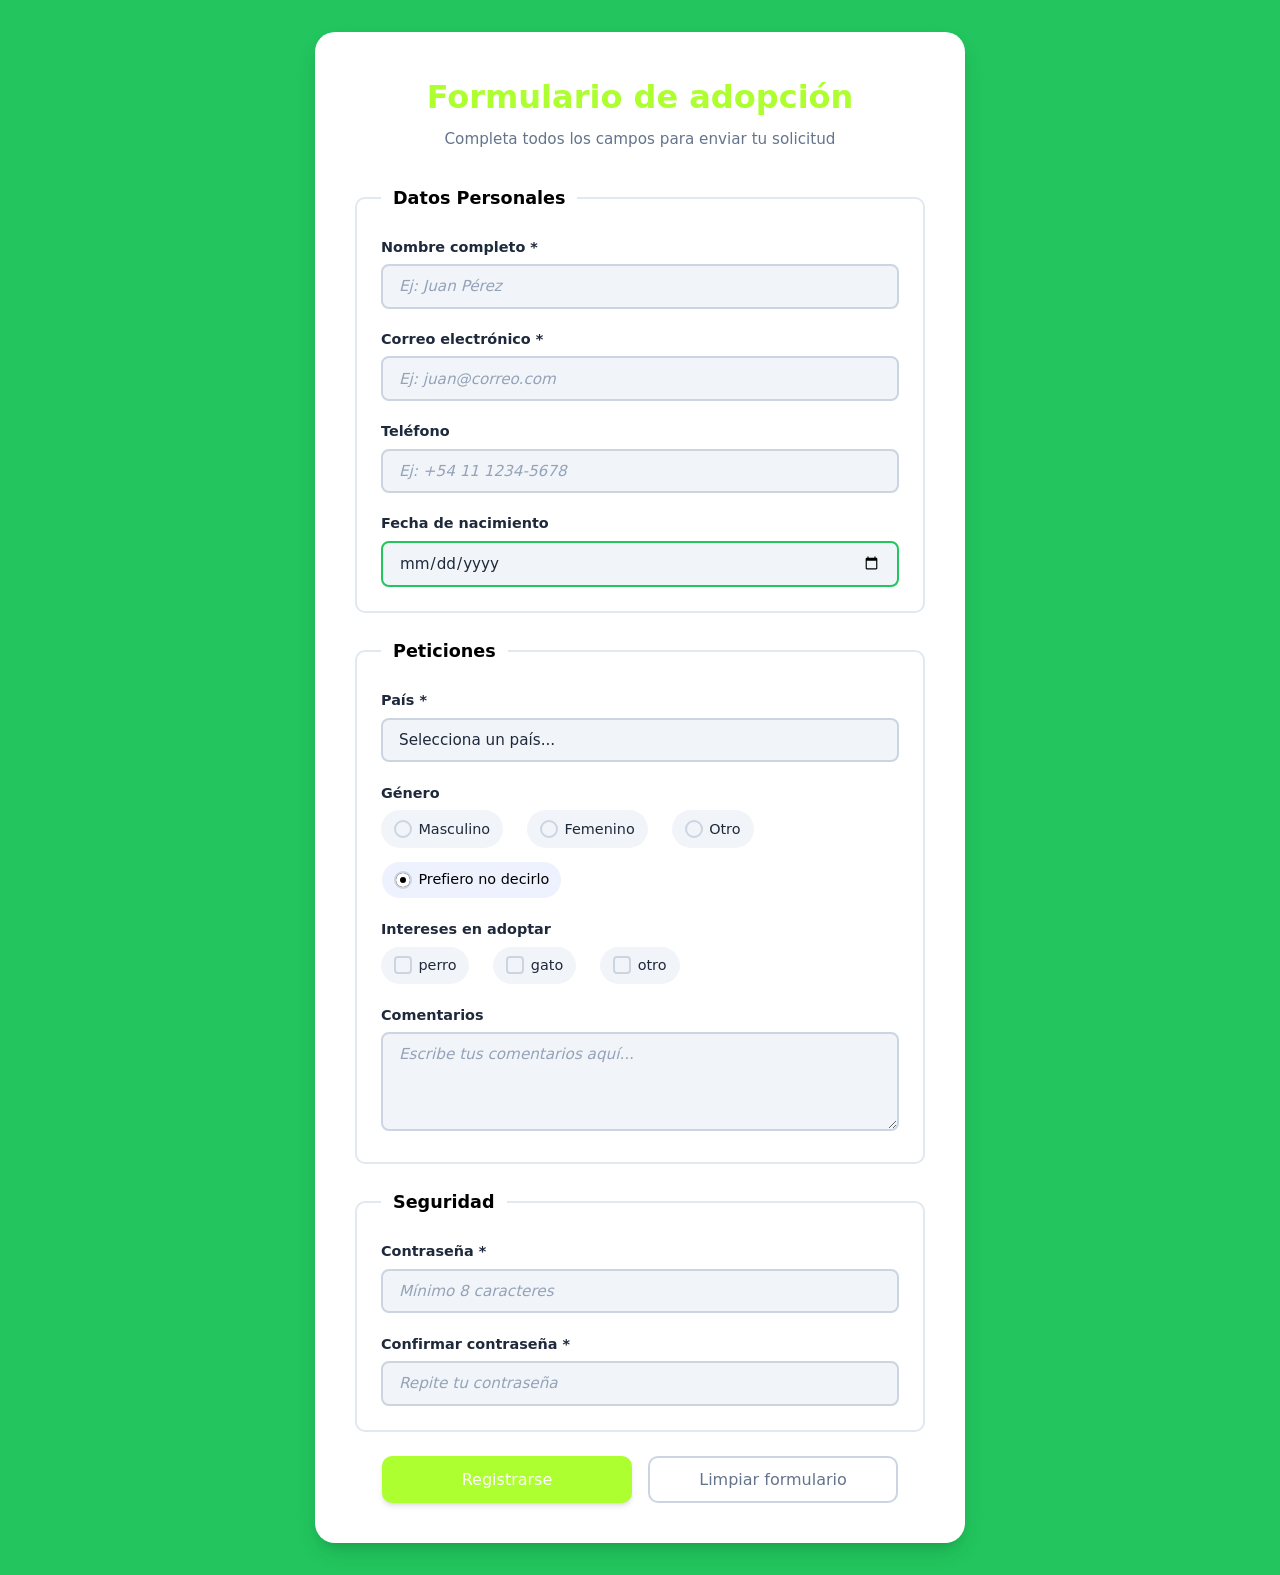
<file: pagina1.html>
<!DOCTYPE html>
<html lang="es">
<head>
    <meta charset="UTF-8">
    <meta name="viewport" content="width=device-width, initial-scale=1.0">
    <title>Formulario de Adopción</title>
    <link rel="stylesheet" href="styles.css">
</head>
<body>
    <div>
        <h1>Formulario de adopción</h1>
        <p>Completa todos los campos para enviar tu solicitud</p>

        <form action="#" method="POST" id="registroForm">
        
            <fieldset>
                <legend>Datos Personales</legend>

                <div>
                    <label for="nombre">Nombre completo *</label>
                    <input type="text" id="nombre" name="nombre" placeholder="Ej: Juan Pérez" required>
                </div>

                <div>
                    <label for="email">Correo electrónico *</label>
                    <input type="email" id="email" name="email" placeholder="Ej: juan@correo.com" required>
                </div>

                <div>
                    <label for="telefono">Teléfono</label>
                    <input type="tel" id="telefono" name="telefono" placeholder="Ej: +54 11 1234-5678">
                </div>

                <div>
                    <label for="fechaNacimiento">Fecha de nacimiento</label>
                    <input type="date" id="fechaNacimiento" name="fechaNacimiento">
                </div>
            </fieldset>

            
            <fieldset>
                <legend>Peticiones</legend>

                <div>
                    <label for="pais">País *</label>
                    <select id="pais" name="pais" required>
                        <option value="">Selecciona un país...</option>
                        <option value="AR">Argentina</option>
                        <option value="BO">Bolivia</option>
                        <option value="BR">Brasil</option>
                        <option value="CL">Chile</option>
                        <option value="CO">Colombia</option>
                        <option value="EC">Ecuador</option>
                        <option value="ES">España</option>
                        <option value="MX">México</option>
                        <option value="PE">Perú</option>
                        <option value="UY">Uruguay</option>
                        <option value="VE">Venezuela</option>
                        <option value="OTRO">Otro</option>
                    </select>
                </div>

                <div>
                    <label>Género</label>
                    <div>
                        <label>
                            <input type="radio" name="genero" value="masculino">
                            Masculino
                        </label>
                        <label>
                            <input type="radio" name="genero" value="femenino">
                            Femenino
                        </label>
                        <label>
                            <input type="radio" name="genero" value="otro">
                            Otro
                        </label>
                        <label>
                            <input type="radio" name="genero" value="noDeclarar" checked>
                            Prefiero no decirlo
                        </label>
                    </div>
                </div>

                <div>
                    <label>Intereses en adoptar</label>
                    <div>
                        <label>
                            <input type="checkbox" name="intereses" value="deportes">
                            perro
                        </label>
                        <label>
                            <input type="checkbox" name="intereses" value="musica">
                            gato
                        </label>
                        <label>
                            <input type="checkbox" name="intereses" value="tecnologia">
                            otro
                        </label>
                    </div>
                </div>

                <div>
                    <label for="comentarios">Comentarios</label>
                    <textarea id="comentarios" name="comentarios" rows="4" placeholder="Escribe tus comentarios aquí..."></textarea>
                </div>
            </fieldset>

            
            <fieldset>
                <legend>Seguridad</legend>

                <div>
                    <label for="password">Contraseña *</label>
                    <input type="password" id="password" name="password" placeholder="Mínimo 8 caracteres" minlength="8" required>
                </div>

                <div>
                    <label for="confirmPassword">Confirmar contraseña *</label>
                    <input type="password" id="confirmPassword" name="confirmPassword" placeholder="Repite tu contraseña" minlength="8" required>
                </div>
            </fieldset>

    
            <div>
                <button type="submit">Registrarse</button>
                <button type="reset">Limpiar formulario</button>
            </div>
    
    </div>
</body>
</html>
</file>
<file: styles.css>
*,
*::before,
*::after {
    box-sizing: border-box; 
    margin: 0;
    padding: 0;
}



a{
    background-color: #71eca1;
    text-decoration: none;
    color: #0c4904;
    display: flex;
    justify-content: center;
    border-radius: 10px;
}
body {
    font-family: 'Segoe UI', system-ui, -apple-system, sans-serif;
    background-color: #22c55e;
    min-height: 100vh;         
    display: flex;           
    justify-content: center;   
    align-items: center;       
    padding: 2rem;             
    line-height: 1.6;       
    color: #1e293b;            
}


body > div {
    background: #ffffff;              
    border-radius: 20px;                
    box-shadow: 0 10px 25px -5px rgba(0, 0, 0, 0.15),
                0 8px 10px -6px rgba(0, 0, 0, 0.1);
    padding: 2.5rem;                  
    width: 100%;                       
    max-width: 650px;          
}


h1 {
    font-size: 2rem;        
    font-weight: 700;        
    color: greenyellow;        
    margin-bottom: 0.25rem;  
    text-align: center;      
}


h1 + p {
    text-align: center;
    color: #64748b;        
    margin-bottom: 2rem;    
    font-size: 0.95rem;
}


form {
    display: flex;
    flex-direction: column;   
    gap: 1.5rem;            
}


fieldset {
    border: 2px solid #e2e8f0;         
    border-radius: 10px;               
    padding: 1.5rem;                    
}





legend {
    font-weight: 700;
    font-size: 1.1rem;      
    color: black;       
    padding: 0 0.75rem;       
    display: flex;
    align-items: center;      
    gap: 0.5rem;     
}        



fieldset > div {
    margin-bottom: 1.2rem;    
}


fieldset > div:last-child {
    margin-bottom: 0;
}

label {
    display: block;           
    font-weight: 600;       
    font-size: 0.9rem;      
    color: #1e293b;          
    margin-bottom: 0.35rem;  
    cursor: pointer; 
}


input[type="text"],
input[type="email"],
input[type="tel"],
input[type="date"],
input[type="password"],
select,
textarea {
    width: 100%;
    padding: 0.7rem 1rem;             
    border: 2px solid #cbd5e1;     
    border-radius: 8px;              
    font-size: 0.95rem;
    font-family: inherit;            
    color: #1e293b;
    background: #f1f5f9;            
    outline: none;                
}

input[type="text"]:focus,
input[type="email"]:focus,
input[type="tel"]:focus,
input[type="date"]:focus,
input[type="password"]:focus,
select:focus,
textarea:focus {
    border-color: rgb(0, 0, 0);             
    box-shadow: 0 0 0 3px rgba(79, 70, 229, 0.15); 
    background: #ffffff;                         
}


input::placeholder,
textarea::placeholder {
    color: #94a3b8;    
    font-style: italic;
}


select {
    appearance: none;   
    background-repeat: no-repeat;
    background-position: right 1rem center; 
    padding-right: 2.5rem;                   
    cursor: pointer;
}


input[type="radio"],
input[type="checkbox"] {
    appearance: none;        
    -webkit-appearance: none;  
    width: 18px;
    height: 18px;
    border: 2px solid #cbd5e1; 
    margin-right: 0.4rem;  
    vertical-align: middle; 
    cursor: pointer;
    position: relative;
    flex-shrink: 0; 
}

input[type="radio"] {
    border-radius: 50%; 
}


input[type="checkbox"] {
    border-radius: 4px;
}


input[type="radio"]:checked {
    background: #000000;
    box-shadow: inset 0 0 0 4px #ffffff;
}


input[type="checkbox"]:checked {
    border-color: #4f46e5;
    background: #4f46e5;
    background-image: url("data:image/svg+xml,%3Csvg xmlns='http://www.w3.org/2000/svg' width='12' height='12' viewBox='0 0 24 24' fill='none' stroke='white' stroke-width='3' stroke-linecap='round' stroke-linejoin='round'%3E%3Cpolyline points='20 6 9 17 4 12'%3E%3C/polyline%3E%3C/svg%3E");
    background-position: center;
    background-repeat: no-repeat;
}


input[type="radio"]:hover,
input[type="checkbox"]:hover {
    border-color: #050505;
}


input[type="radio"]:focus-visible,
input[type="checkbox"]:focus-visible {
    outline: 2px solid #a8e546;
    outline-offset: 2px;
}


fieldset > div > div {
    display: flex;
    flex-wrap: wrap;
    gap: 0.8rem 1.5rem; 
    margin-top: 0.3rem;
}


fieldset > div > div label {
    display: inline-flex; 
    align-items: center;
    font-weight: 400; 
    font-size: 0.9rem;
    margin-bottom: 0;
    cursor: pointer;
    padding: 0.4rem 0.75rem;
    border-radius: 20px;
    background: #f1f5f9; 
    border: 1px solid transparent;
}


fieldset > div > div label:has(input:checked) {
    background: #eef2ff; 
    border-color: rgb(255, 255, 255); 
    color: rgb(0, 0, 0); 
    font-weight: 500;
}


textarea {
    resize: vertical;
    min-height: 80px;
}


form > div:has(input[name="terminos"]) {
    display: flex;
    align-items: flex-start;
    padding: 0.5rem 0;
}

form > div:has(input[name="terminos"]) label {
    display: inline-flex;
    align-items: flex-start;
    font-weight: 400;
    font-size: 0.9rem;
}


form > div:last-child {
    display: flex;
    gap: 1rem;
    justify-content: center; 
    flex-wrap: wrap;
}


button {
    font-family: inherit;
    font-size: 1rem;   
    padding: 0.75rem 2rem; 
    border: none;
    border-radius: 10px; 
    align-items: center;
    justify-content: center;
    gap: 0.5rem;
}


button[type="submit"] {
    background: greenyellow;
    color: white;
    box-shadow: 0 4px 6px -1px rgba(0, 0, 0, 0.1),
                0 2px 4px -2px rgba(0, 0, 0, 0.1);
    flex: 1;
    max-width: 250px;
}


button[type="submit"]:hover {
    background: greenyellow;
    transform: translateY(-2px);
    box-shadow: 0 6px 20px rgba(79, 70, 229, 0.35); 
}


button[type="submit"]:active {
    transform: translateY(0);
    box-shadow: 0 4px 6px -1px rgba(0, 0, 0, 0.1),
                0 2px 4px -2px rgba(0, 0, 0, 0.1);
}


button[type="reset"] {
    background: transparent;
    color: #64748b;
    border: 2px solid #cbd5e1;
    flex: 1;
    max-width: 250px;
}


button[type="reset"]:hover {
    background: #f8fafc;
    border-color: greenyellow;
    color: #1e293b;
    transform: translateY(-2px);
}


button[type="reset"]:active {
    transform: translateY(0);
}


input:valid:not(:placeholder-shown):not([type="radio"]):not([type="checkbox"]) {
    border-color: #22c55e;         /* verde éxito */
}
</file>
